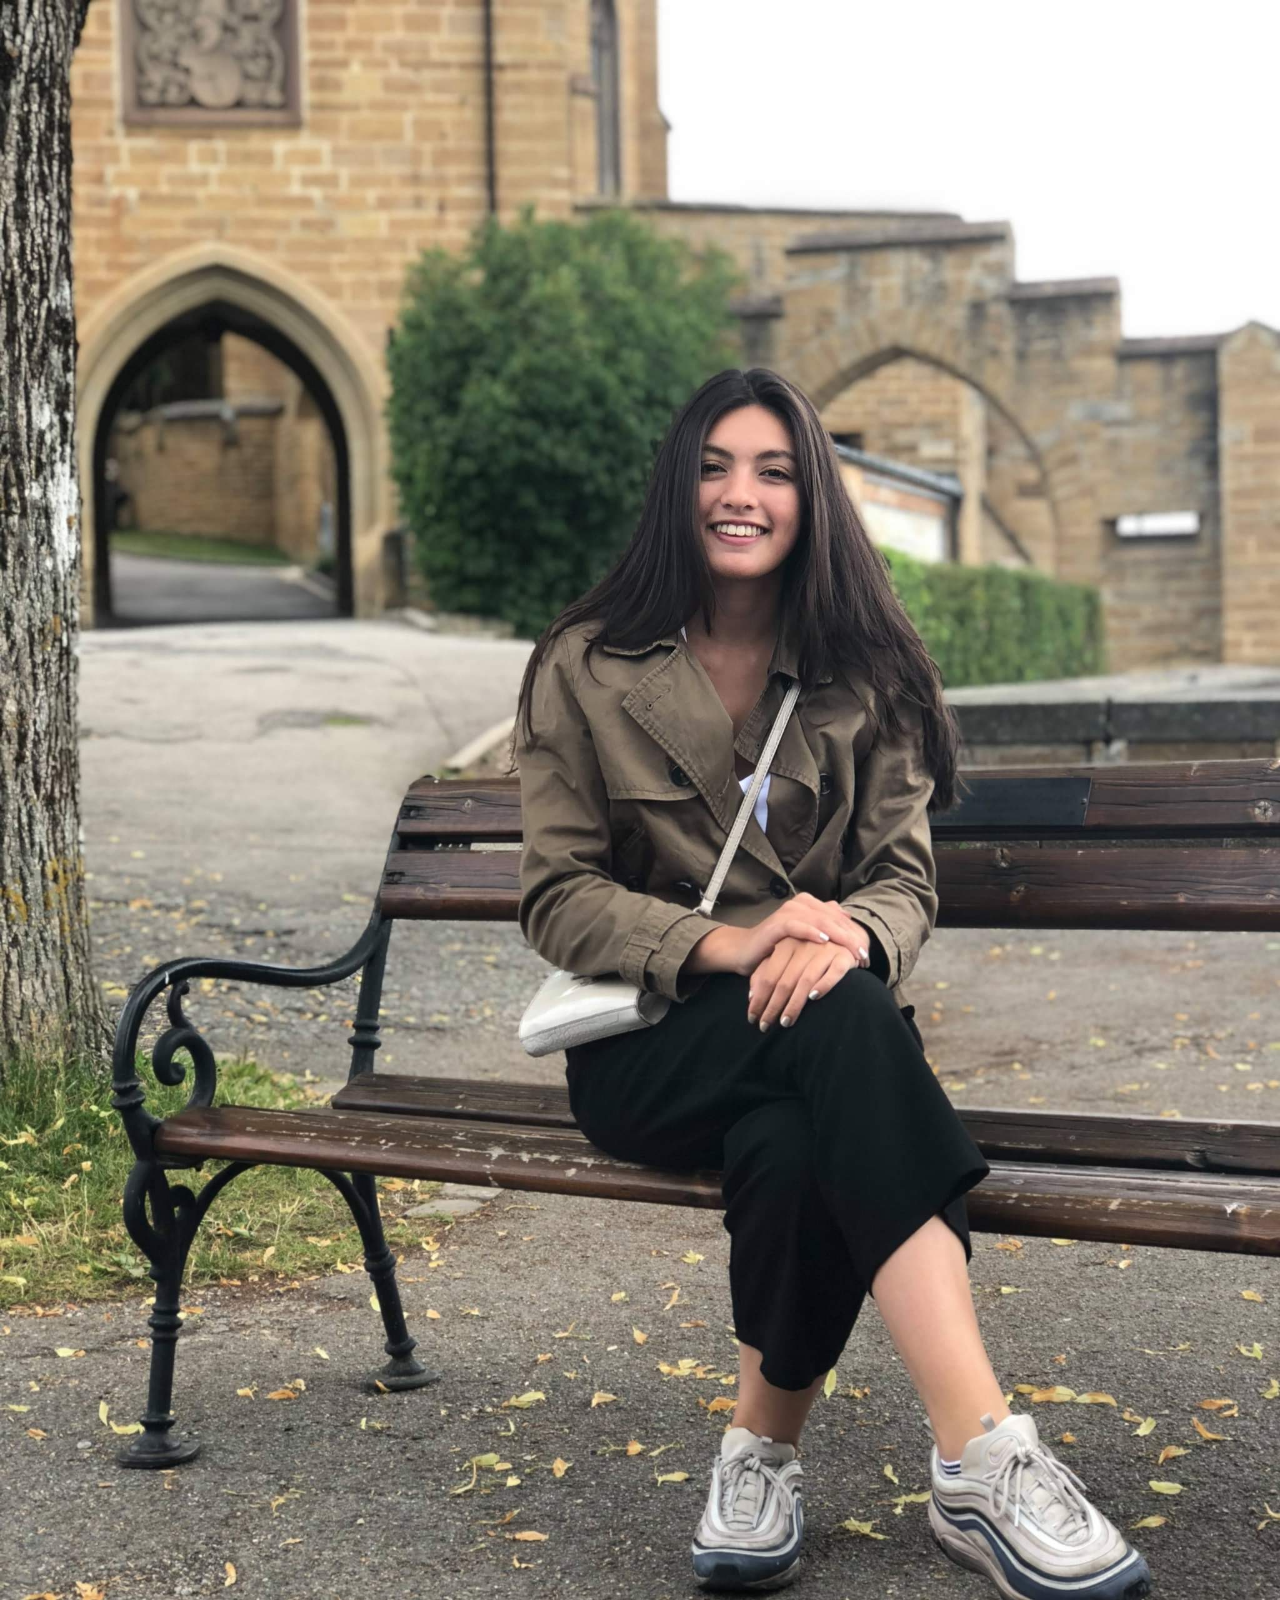
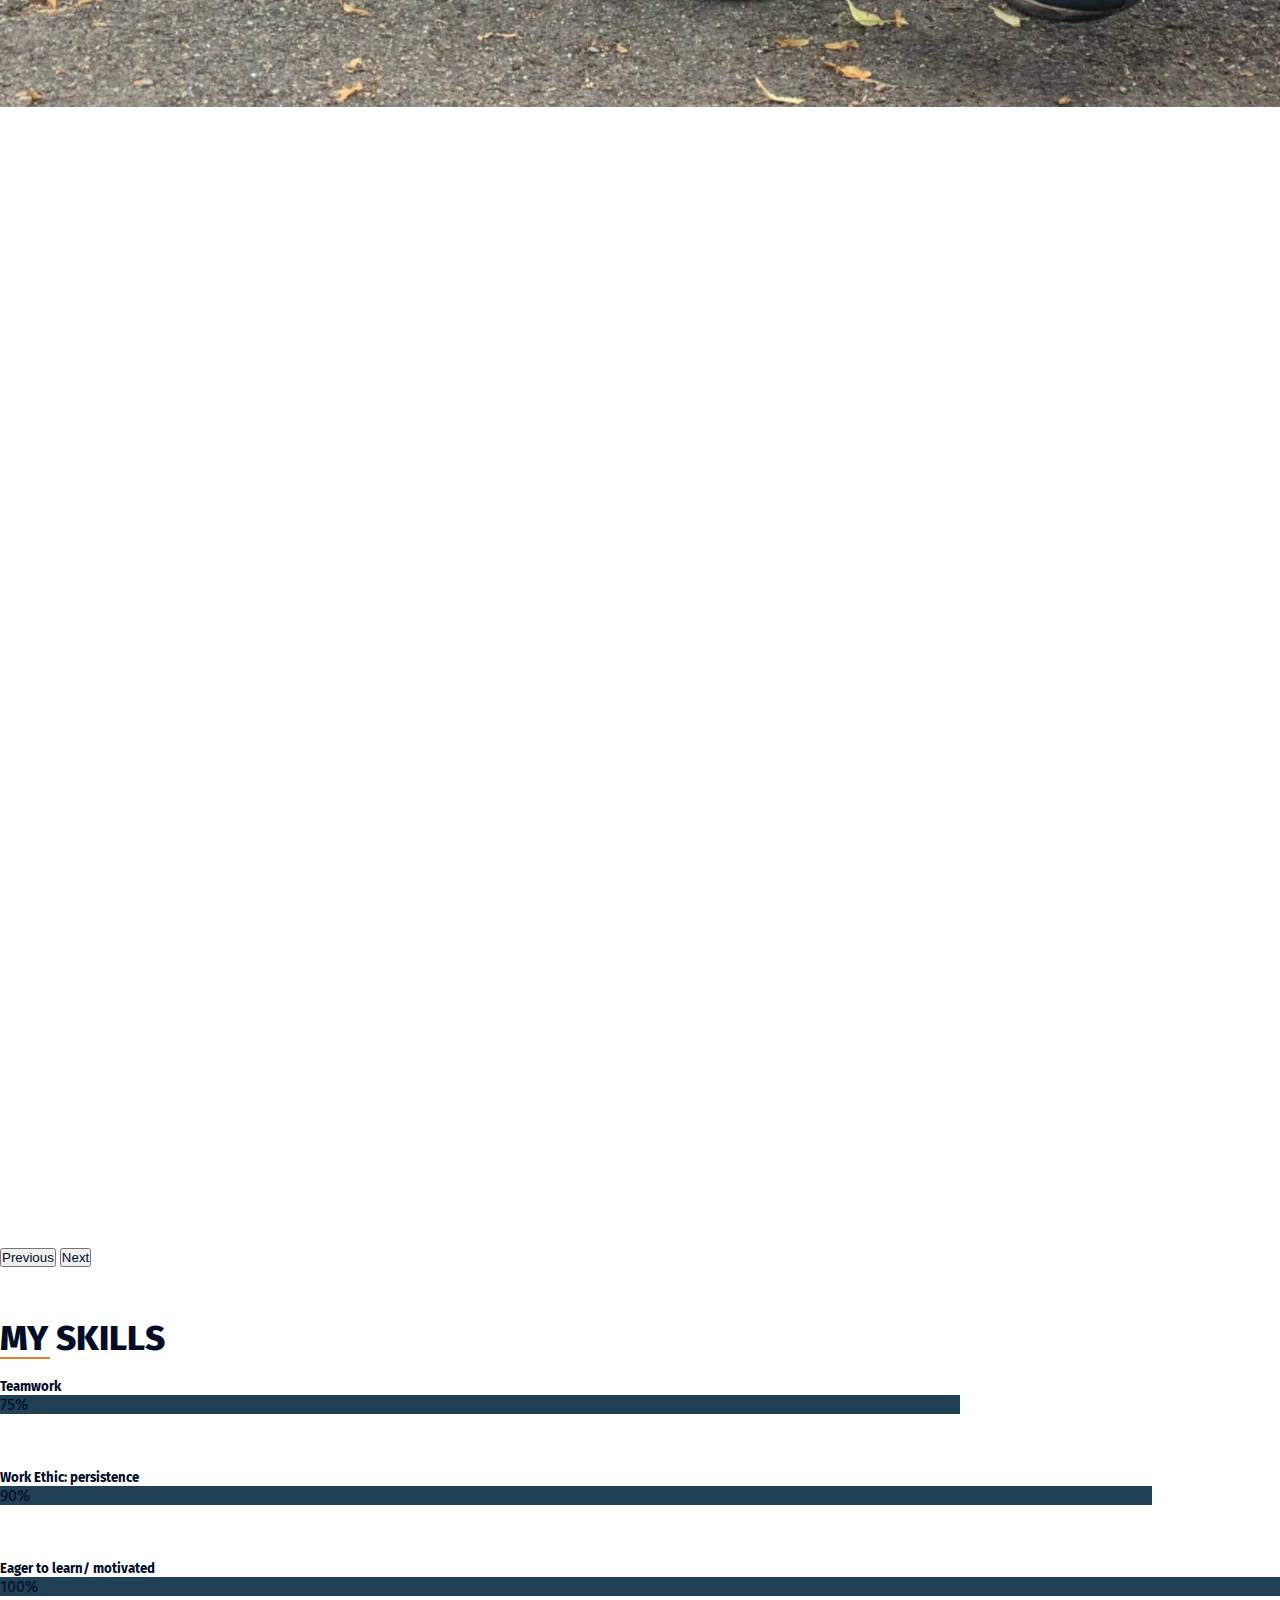
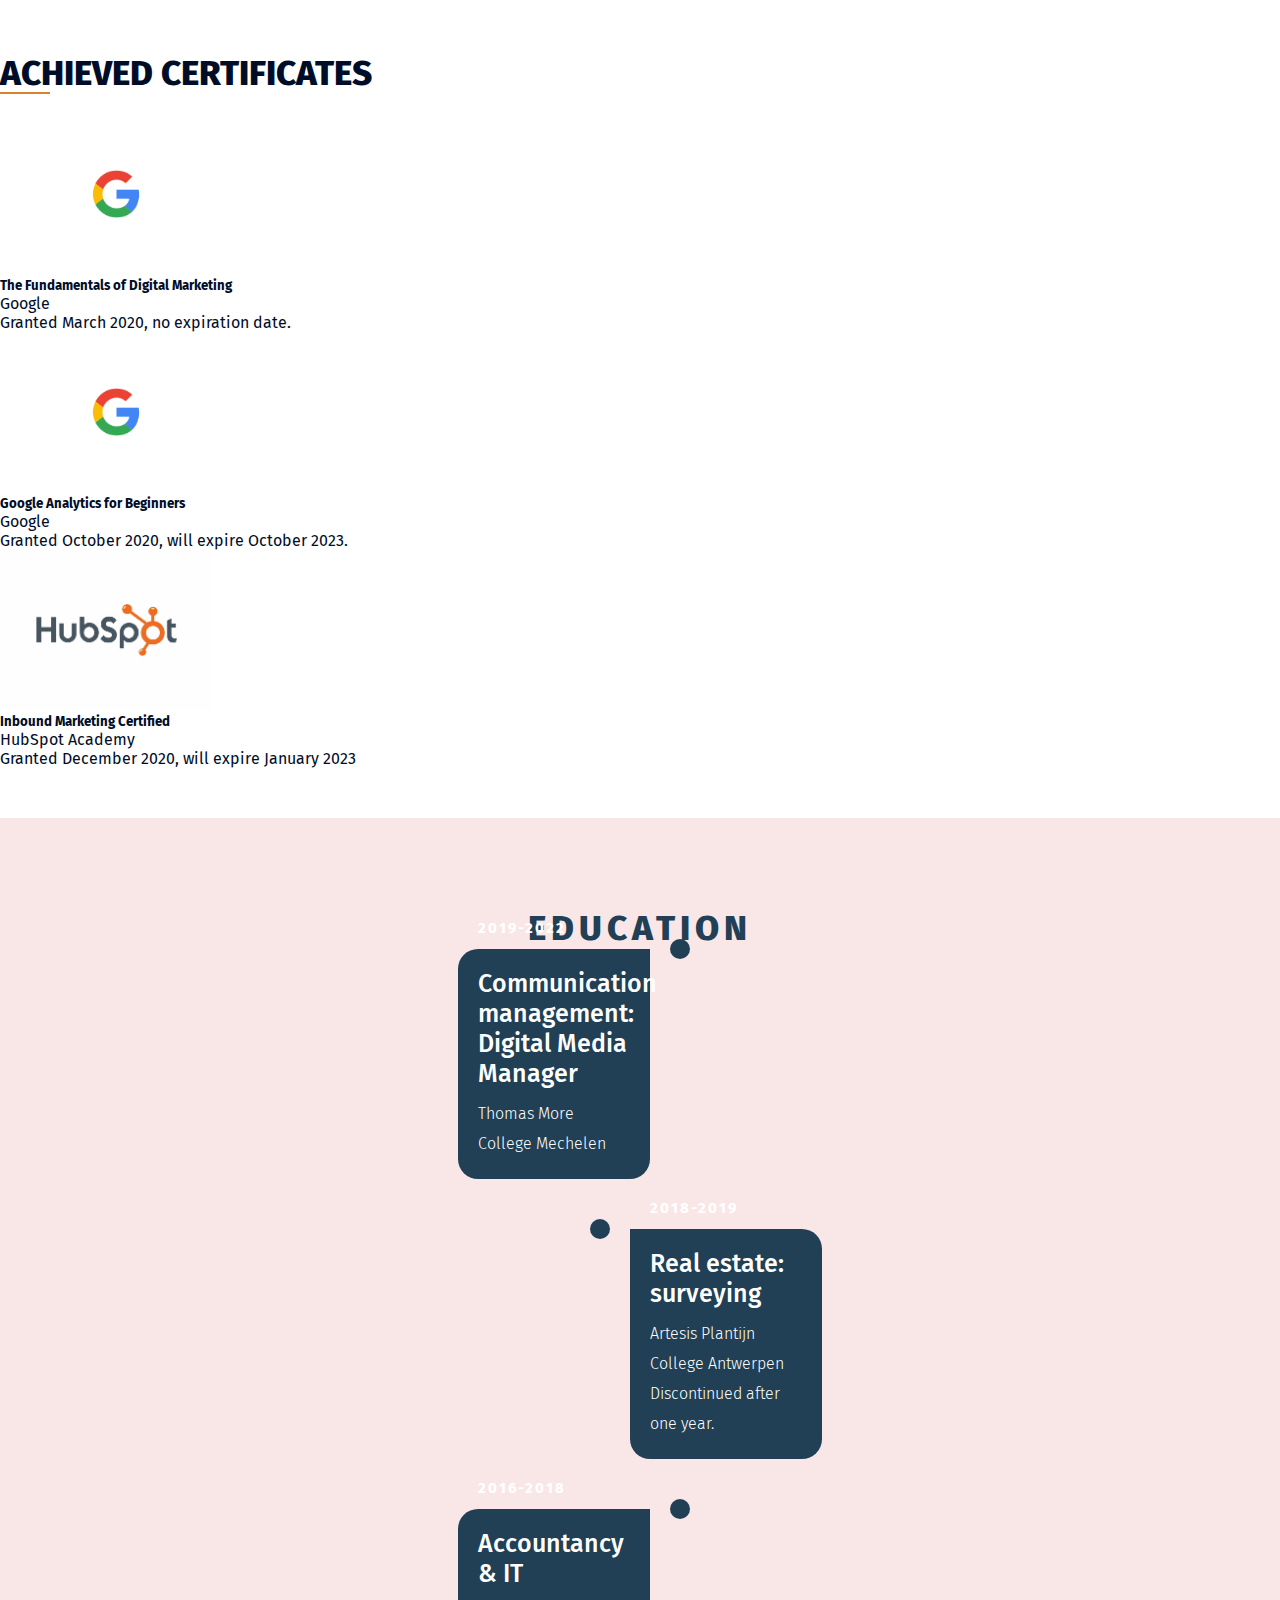
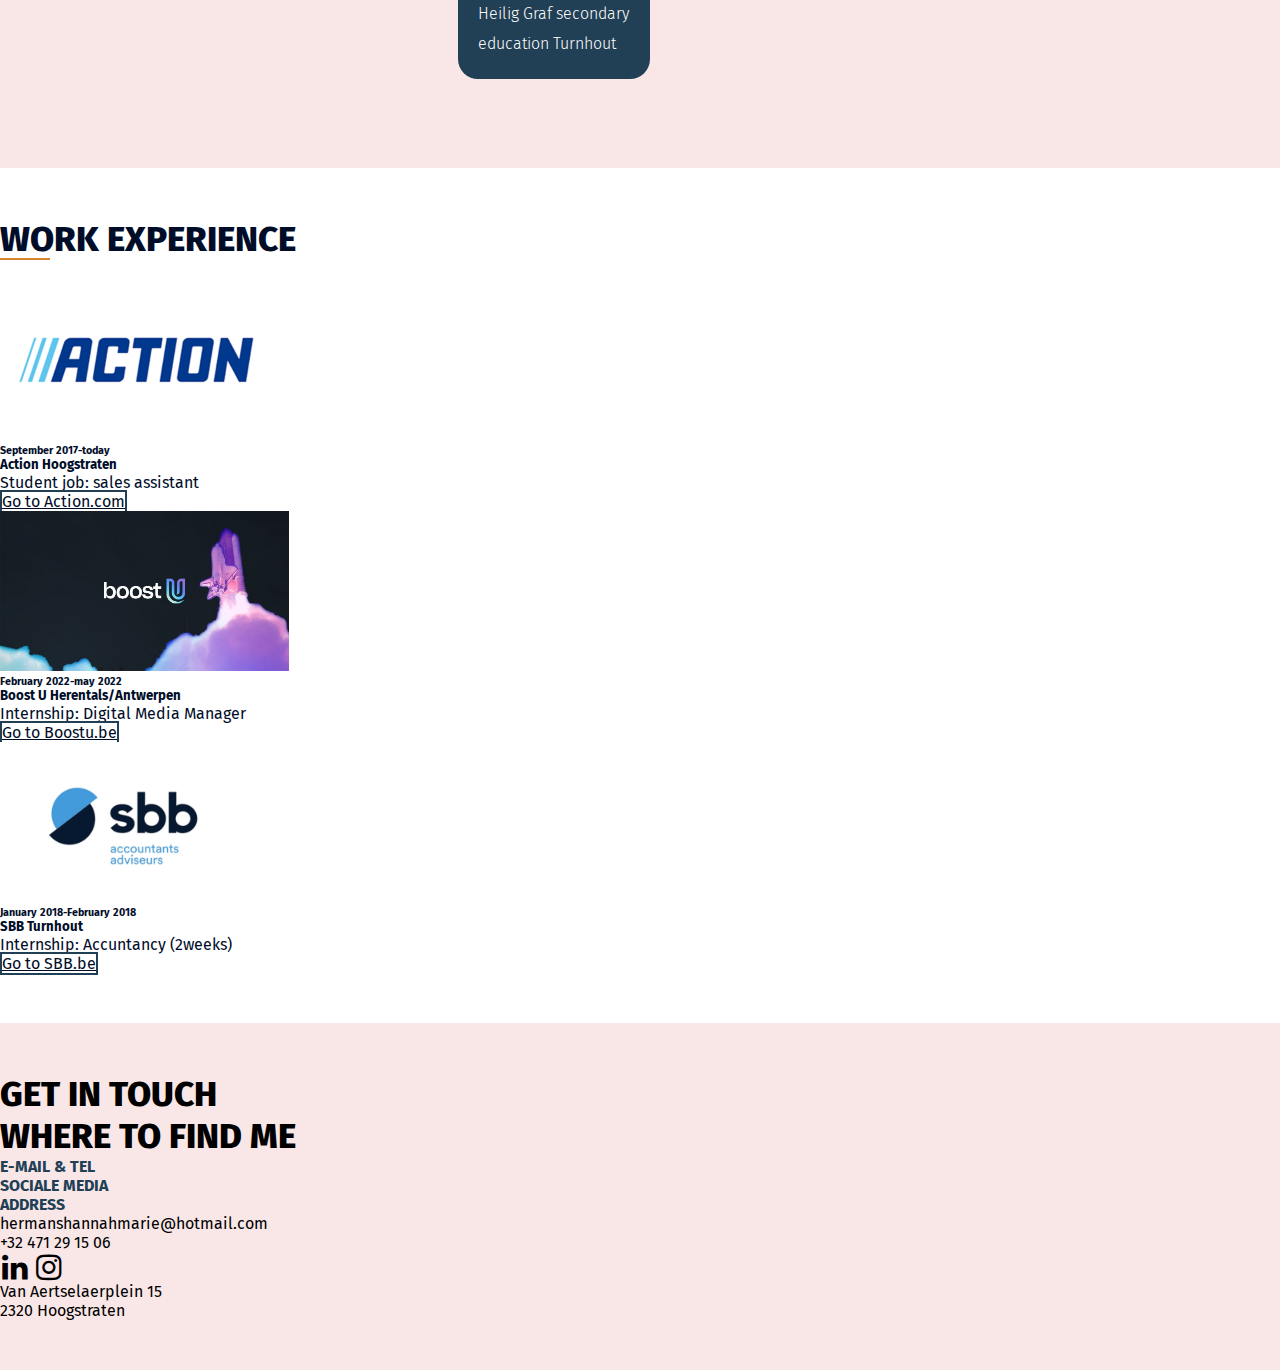
<file: index.html>
<!doctype html>
<html>
<head>
<!-- Required meta tags -->
<meta charset="utf-8">
<meta name="viewport" content="width=device-width, initial-scale=1">
<!-- Bootstrap CSS -->
<link href="https://cdn.jsdelivr.net/npm/bootstrap@5.1.3/dist/css/bootstrap.min.css" rel="stylesheet" integrity="sha384-1BmE4kWBq78iYhFldvKuhfTAU6auU8tT94WrHftjDbrCEXSU1oBoqyl2QvZ6jIW3" crossorigin="anonymous">
<link rel="preconnect" href="https://fonts.googleapis.com">
<link rel="preconnect" href="https://fonts.gstatic.com" crossorigin>
<link href="https://fonts.googleapis.com/css2?family=Fira+Sans:ital,wght@0,200;0,400;0,600;1,200&family=Lato:wght@900&display=swap" rel="stylesheet">
<link rel="stylesheet" href="https://cdn.jsdelivr.net/npm/bootstrap-icons@1.7.0/font/bootstrap-icons.css">
<link rel="stylesheet" href="https://cdnjs.cloudflare.com/ajax/libs/font-awesome/4.7.0/css/font-awesome.min.css">
<link rel="stylesheet" href="style.css">
<title>Hannah-Marie Hermans</title>
</head>
<body>
<section id="hero">
	<nav class="navbar navbar-expand-lg navbar-light">
	  <div class="container">
		<a class="navbar-brand" href="#"><img src="images/HM's Logo.png" alt="Logo Hannah-Marie" class="logo" width="150"></a>
		<button class="navbar-toggler" type="button" data-bs-toggle="collapse" data-bs-target="#navbarNav" aria-controls="navbarNav" aria-expanded="false" aria-label="Toggle navigation">
		  <span class="navbar-toggler-icon"></span>
		</button>
		<div class="collapse navbar-collapse text-right" id="navbarNav">
		  <ul class="navbar-nav ms-auto ">
			<li class="nav-item">
			  <a class="nav-link" href="#aboutme">About me</a>
			</li>
			<li class="nav-item">
			  <a class="nav-link" href="#skills">Skills</a>
			</li>
			 <li class="nav-item">
			  <a class="nav-link" href="#education">Education</a>
			</li>
			<li class="nav-item">
			  <a class="nav-link" href="#work">Work Experience</a>
			</li>
			 <li class="nav-item">
			  <a class="nav-link" href="#contact">Contact me</a>
			</li>
		  </ul>
		</div>
	  </div>
	</nav>
	<div class="container-fluid">
		<div class="row">
			<div class="col-12 text-center">	
				<h1>Hello</h1>
				<p>Welcome to my webpage. Take a look around and if you have any questions, don't hesitate to contact me.</p>
			</div>
		</div>
		<div class="center-icon">
			<a href="#aboutme">
				<i class="bi bi-arrow-down-square arrowdown"></i>
			</a>
		</div>
	</div>
</section>
	
<section id="aboutme" class="py-5">
  <div class="container">
    <div class="row align-items-center">
      <div class="col-md-7 col-sm-12 mb-3 ">
        <h5> My name is Hannah-Marie Hermans</h5>
		<h2> I'm a student Digital Media Manager <br> @ThomasMore Mechelen</h2>
		<div class="row aboutme-info">
			<div class="col-lg-3 col-sm-6 p-bold ">
				<p>E-mail:</p>
				<p>GSM:</p>
				<p>Address:</p>
				<p>Date of birth:</p>
			</div>
			<div class="col-lg-9 col-sm-6 no-textdecoration">
				<p><a href="mailto:hermanshannahmarie@hotmail.com">hermanshannahmarie@hotmail.com</a></p>
				<p><a href="tel:+32471291506">+32 471 29 15 06</a></p>
				<p><a href="https://goo.gl/maps/SpegnbAgCnvQi51J9" target="_blank"> Van Aertselaerplein 15, 2320 Hoogstraten</a></p>
				<p>24 January 2000</p>
			</div>				
		</div>
		<div class="row softwareskills">
			<h3>Software Tools </h3>
			<div class="col-12 col-software">
				<img src="images/microsoft.png" alt="Microsoft office" class="img-fluid img-tools">
				<img src="images/adobe-photoshop.png" alt="Photoshop" class="img-fluid img-tools" >
				<img src="images/adobe-indesign.png" alt="Indesign" class="img-fluid img-tools">
				<img src="images/html.png" alt="Html/css" class="img-fluid img-tools">
			</div>
		</div>
      </div>
	
      <div class="col-md-5 col-sm-12">
		 <div id="carouselExampleIndicators" class="carousel slide" data-bs-ride="carousel">
		  <div class="carousel-indicators">
			<button type="button" data-bs-target="#carouselExampleIndicators" data-bs-slide-to="0" class="active" aria-current="true" aria-label="Slide 1"></button>
			<button type="button" data-bs-target="#carouselExampleIndicators" data-bs-slide-to="1" aria-label="Slide 2"></button>
			<button type="button" data-bs-target="#carouselExampleIndicators" data-bs-slide-to="2" aria-label="Slide 3"></button>
		  </div>
		  <div class="carousel-inner">
			<div class="carousel-item active">
			  <img src="images/hm1.jpg" class="d-block w-100" alt="...">
			</div>
			<div class="carousel-item">
			  <img src="images/hm3.jpg" class="d-block w-100" alt="...">
			</div>
			<div class="carousel-item">
			  <img src="images/hm4.jpg" class="d-block w-100" alt="...">
			</div>
		  </div>
		  <button class="carousel-control-prev" type="button" data-bs-target="#carouselExampleIndicators" data-bs-slide="prev">
			<span class="carousel-control-prev-icon" aria-hidden="true"></span>
			<span class="visually-hidden">Previous</span>
		  </button>
		  <button class="carousel-control-next" type="button" data-bs-target="#carouselExampleIndicators" data-bs-slide="next">
			<span class="carousel-control-next-icon" aria-hidden="true"></span>
			<span class="visually-hidden">Next</span>
		  </button>
		</div>
	  </div>
    </div>
  </div>
</section>

	
<section id="skills"> 	<!-- Skills --> 
	<div class="container">
		<div class="row"> 
			<div class="col-12 skills-title">
				<h2>My skills</h2>
			</div>
		</div>
		<div class="row"> 
			<div class="col-xl-7 col-lg-12 progressbar-skills">
				<h5 class="progress-title">Teamwork</h5>
				<div class="progress" style="height: 25px">
				  <div class="progress-bar align-items-start px-2" role="progressbar" style="width: 75%" aria-valuenow="75" aria-valuemin="0" aria-valuemax="100">75%</div>
				</div>
				<h5 class="progress-title">Work Ethic: persistence</h5>
				<div class="progress"  style="height: 25px">
				  <div class="progress-bar  align-items-start px-2" role="progressbar" style="width: 90%" aria-valuenow="90" aria-valuemin="0" aria-valuemax="100">90%</div>
				</div>
				<h5 class="progress-title">Eager to learn/ motivated</h5>
				<div class="progress" style="height: 25px">
				  <div class="progress-bar  align-items-start px-2" role="progressbar" style="width: 100%" aria-valuenow="100" aria-valuemin="0" aria-valuemax="100">100%</div>
				</div>
			</div>			
		</div>
	</div>
</section>	

<section id="certificaten">
	<div class="container">
		<div class="row">
			<div class="col-12 certificatens-title">
				<h2>Achieved certificates</h2>
			</div>
		</div>
		<div class="row g-4 certificaten">
		  <div class="col-lg-4 col-sm-12">
			<div class="card">
			  <img src="images/google-icon-logo.jpg" class="card-img-top image-resize" alt="Google logo">
			  <div class="card-body">
				<h5 class="card-title">The Fundamentals of Digital Marketing</h5>
				<p class="card-text">Google <br> Granted March 2020, no expiration date.</p>
			  </div>
			</div>
		  </div>
		  <div class="col-lg-4 col-sm-12">
			<div class="card">
			  <img src="images/google-icon-logo.jpg" class="card-img-top image-resize" alt="Google logo">
			  <div class="card-body">
				<h5 class="card-title">Google Analytics for Beginners</h5>
				<p class="card-text">Google <br> Granted October 2020, will expire October 2023.</p>
			  </div>
			</div>
		  </div>
		<div class="col-lg-4 col-sm-12">
			<div class="card">
			  <img src="images/hubspotlogo.jpg" class="card-img-top image-resize" alt="Google logo">
			  <div class="card-body">
				<h5 class="card-title">Inbound Marketing Certified</h5>
				<p class="card-text">HubSpot Academy <br> Granted December 2020, will expire January 2023</p>
			  </div>
			</div>
		  </div>
		</div>
	</div>
</section>
	
<section id="education" class="timeline-section"> <!-- education -->
	<div class="container">
	  <div class="container text-center education-title"> 
		<div class="row">
			<div class="col-12 text-center pb-3"><h2>Education</h2></div>
		</div>
	  </div>
	  <div class="timeline">
		<ul>
		  <li>
			<div class="timeline-content">
			  <h6 class="date">2019-2022</h6>
			  <h5>Communication management: <br> Digital Media Manager</h5>
			  <p>Thomas More College Mechelen</p>
			</div>
		  </li>
		  <li>
			<div class="timeline-content">
			  <h6 class="date">2018-2019</h6>
			  <h5>Real estate: surveying</h5>
			  <p>Artesis Plantijn College Antwerpen <br> Discontinued after one year.</p>
			</div>
		  </li>
		  <li>
			<div class="timeline-content">
			  <h6 class="date">2016-2018</h6>
			  <h5>Accountancy & IT</h5>
			  <p>Heilig Graf secondary education Turnhout</p>
			</div>
		  </li>
		</ul>
	  </div>
	</div>
</section>
	
<section id="work" class="work">
	<div class="container">
		<div class="row">
			<div class="col-12 work-title">
				<h2>Work experience</h2>
			</div>
		</div>
		<div class="row g-4">
		  <div class="col-lg-4 col-sm-12">
			<div class="card">
			  <img src="images/logo-action.jpg" class="card-img-top image-resize" alt="Action logo">
			  <div class="card-body">
				<h6 class="card-date">September 2017-today</h6>
				<h5 class="card-title">Action Hoogstraten</h5>
				<p class="card-text">Student job: sales assistant</p>
				<a href="https://www.action.com/nl-be/" target="_blank" class="btn btn-work">Go to Action.com</a>
			  </div>
			</div>
		  </div>
		  <div class="col-lg-4 col-sm-12">
			<div class="card">
			  <img src="images/boost u.jpg" class="card-img-top image-resize" alt="boost u logo">
			  <div class="card-body">
				<h6 class="card-date">February 2022-may 2022</h6>
				<h5 class="card-title">Boost U Herentals/Antwerpen</h5>
				<p class="card-text"> Internship: Digital Media Manager</p>
				<a href="https://boostu.be/" target="_blank" class="btn btn-work">Go to Boostu.be</a>
			  </div>
			</div>
		  </div>
		<div class="col-lg-4 col-sm-12">
			<div class="card">
			  <img src="images/logo-sbb.jpg" class="card-img-top image-resize " alt="SBB logo">
			  <div class="card-body">
				<h6 class="card-date">January 2018-February 2018</h6>
				<h5 class="card-title">SBB Turnhout</h5>
				<p class="card-text"> Internship: Accuntancy (2weeks)</p>
				<a href="https://www.sbb.be/nl" target="_blank" class="btn btn-work">Go to SBB.be</a>
			  </div>
			</div>
		  </div>
		</div>
	</div>
</section>
	

<section id="contact" class="contact"> <!--Contact --> 
	<div class="container">
		<div class="row py-2">
			<div class="col-lg-4 col-md-6 contact-title">
				<h2>Get in touch</h2>
			</div>
			<div class="col-lg-4 col-md-0">
			</div>
			<div class="col-lg-4 col-md-6 contact-title">
				<h2>Where to find me</h2>
			</div>
			
		</div>	
		<div class="row">
			<div class="col-lg-4 col-sm-12 footer-titles">
				<p>E-mail & tel</p>
			</div>
			<div class="col-lg-4 col-sm-12 footer-titles">
				<p>Sociale Media</p>
			</div>
			<div class="col-lg-4 col-sm-12 footer-titles">
				<p>Address</p>
			</div>
		</div>
		<div class="row">
			<div class="col-lg-4 col-sm-12 no-textdecoration">
				<p><a href="mailto:hermanshannahmarie@hotmail.com">hermanshannahmarie@hotmail.com</a></p>
				<p><a href="tel:+32471291506">+32 471 29 15 06</a></p>
			</div>
			<div class="col-lg-4 accordion-collapse col-sm-12">
				<a href="https://www.linkedin.com/in/hannah-mariehermans/" target="_blank" class="fa fa-linkedin"></a>
				<a href="https://www.instagram.com/hhannahmarie.h/" target="_blank" class="fa fa-instagram"></a>
			</div>
			<div class="col-lg-4 col-sm-12  no-textdecoration">
				<p><a href="https://goo.gl/maps/SpegnbAgCnvQi51J9" target="_blank"> Van Aertselaerplein 15 <br> 2320 Hoogstraten</a></p>
			</div>
		</div>
	</div>
</section>	



<!-- Optional JavaScript; choose one of the two! --> 
<!-- Option 1: Bootstrap Bundle with Popper --> 
<script src="https://cdn.jsdelivr.net/npm/bootstrap@5.1.3/dist/js/bootstrap.bundle.min.js" integrity="sha384-ka7Sk0Gln4gmtz2MlQnikT1wXgYsOg+OMhuP+IlRH9sENBO0LRn5q+8nbTov4+1p" crossorigin="anonymous"></script> 
<!-- Option 2: Separate Popper and Bootstrap JS --> 
<!--
    <script src="https://cdn.jsdelivr.net/npm/@popperjs/core@2.10.2/dist/umd/popper.min.js" integrity="sha384-7+zCNj/IqJ95wo16oMtfsKbZ9ccEh31eOz1HGyDuCQ6wgnyJNSYdrPa03rtR1zdB" crossorigin="anonymous"></script>
    <script src="https://cdn.jsdelivr.net/npm/bootstrap@5.1.3/dist/js/bootstrap.min.js" integrity="sha384-QJHtvGhmr9XOIpI6YVutG+2QOK9T+ZnN4kzFN1RtK3zEFEIsxhlmWl5/YESvpZ13" crossorigin="anonymous"></script>
    -->
</body>
</html>
</file>
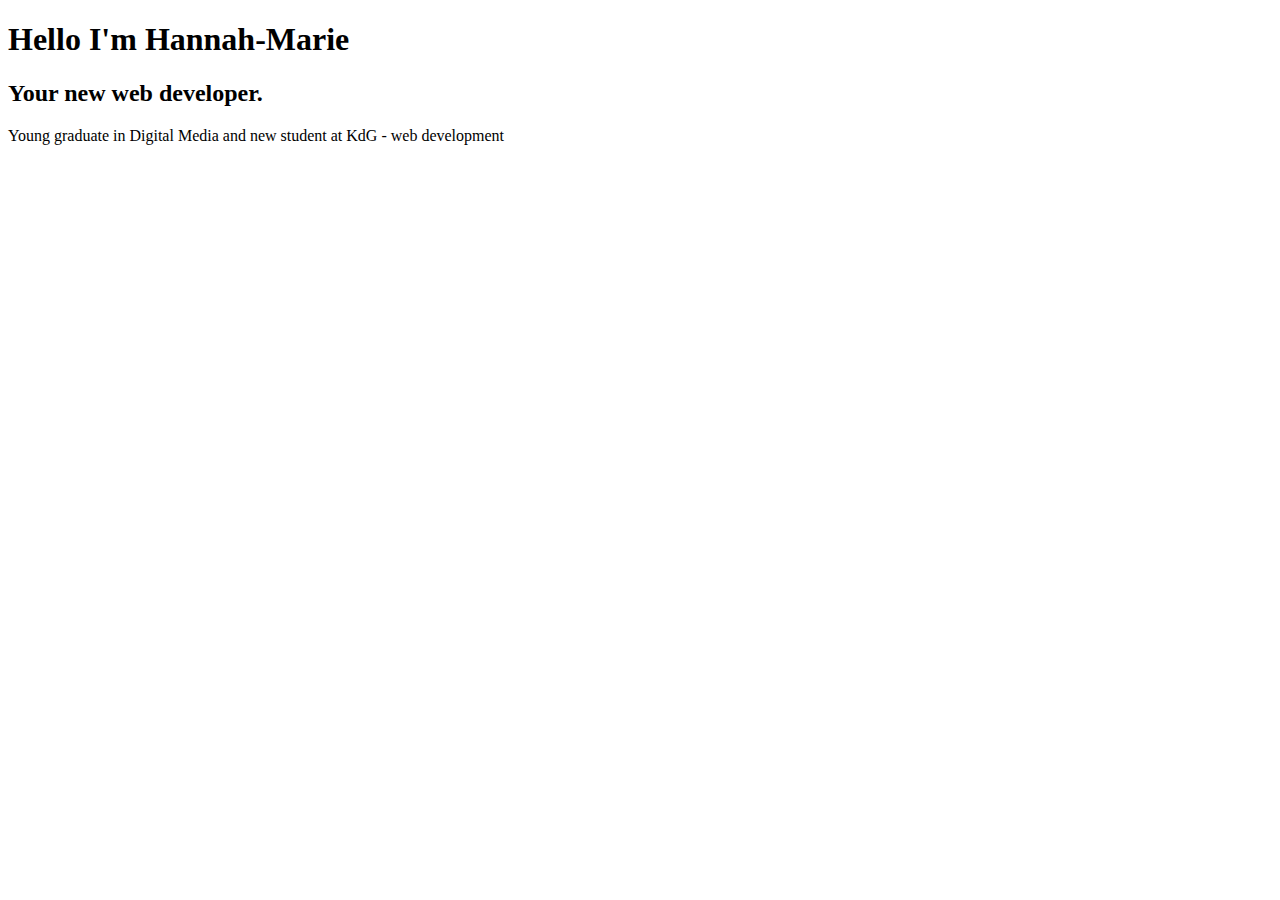
<file: features.html>
<!DOCTYPE html>
<html>
	<head>
		<title>We are coming soon</title>
<!--
Coming2Live series free coming soon templates!
HTML version by Awe7 (http://awe7.com/)
You can find WordPress version here:
https://wordpress.org/plugins/coming2live/
-->
		<meta charset="utf-8">
		<meta name="viewport" content="width=device-width, initial-scale=1.0, maximum-scale=1.0, user-scalable=no">
		<meta name="format-detection" content="telephone=no">
		<meta name="apple-mobile-web-app-capable" content="yes">
	</head>
	
	<body>
	   <h1>Hello I'm Hannah-Marie</h1>
    <h2>Your new web developer.</h2>
        <p>Young graduate in Digital Media and new student at KdG - web development</p>
	</body>
</html>
</file>
<file: style.css>
/* CSS Document */
*{
	margin:0;
	padding:0;
	color:#000d29;
}

body{
	font-family: 'Fira Sans', sans-serif;
}

h2{
	font-size:35px;
}
/* navbar en header */

.navbar-brand .logo{
	display:inline;
	vertical-align: top;
}
.navbar{
	padding:20px 0;
}

.nav-item{
	font-weight: 800;
	text-transform: uppercase;
	padding-left:10px;
	font-size: 19px;
}

.navbar-light .navbar-nav .nav-link:hover{
	border-bottom: 2px solid #000d29;
}

.navbar-light .navbar-nav .nav-link{
	color:#000d29;
	padding:5px 15px;
}

#hero{
	background-image: url("images/BG2.jpg");
	background-size: cover;
	min-height:100vh;
}

#hero h1{
	color:#ffffff;
	text-transform: uppercase;
	font-size: 100px;
	font-family: 'Lato', sans-serif;
	padding-top: 5%;
}

.arrowdown{
	color:#000d29;
	font-size: 50px;
}

.center-icon{
	text-align:center;
	padding:5%;
}

/* about me */

.carousel-inner .carousel-item img{ 
	margin:auto; width:100% 
}

.carousel-item{
	height: 500px;
}

.carousel-item img{
	position: absolute;
    top: 0;
    left: 0;
	object-fit:cover;
    min-height: 500px;
}

.img-tools{
	height: 50px;
	width: auto;
	padding-left:10px;
}

.img-tools:nth-child(1){
	padding-left:0;
}

.p-bold{
	font-weight: bold;
}

.aboutme-info{
	padding-top:50px;
	padding-bottom: 20px;
}

.softwareskills h3{
	font-weight: 500;
	position:relative;
	display: inline-block;
	vertical-align: top;
	padding-bottom: 10px;
	text-transform: uppercase;
	margin-top:20px;
}

/* skills */
#skills{
	margin-top: 50px;
}
.progress-bar{
	background-color:#214055;
}
.progress{
	margin-bottom: 50px;
}

.work-title h2,
.certificatens-title h2,
.skills-title h2{
	font-weight: 800;
	position:relative;
	display: inline-block;
	vertical-align: top;
	paddig: 0 0 10px;
	text-transform: uppercase;
	margin:0 0 20px;
}

.work-title h2:after,
.certificatens-title h2:after,
.skills-title h2:after {
    content: "";
    position: absolute;
    bottom: 0;
    left: 0;
    margin: auto;
    height: 2px;
    z-index: -1;
    background: #d9832e;
    width: 50px;
}

.feature-box-2{
	padding:18px 15px;
	border-radius: 5px;
	border: 5px solid #214055;
	display: flex;
	margin-bottom: 20px;
	margin-top:10px;
}

.media-body h5{
	font-size: 15px;
}


/* certificaten */
#certificaten{
	margin-top: 50px;
}

.image-resize{
	height:160px;
	object-fit: cover;
	object-position: center center;
}


/* education */
.education-title h2{
	text-transform: uppercase;
	font-weight: 800;
	padding-top: 50px;
	color: #214055;
	width: 100%; 
   	text-align: center; 
	letter-spacing: 5px;
}

.timeline-section {
  min-height: 100vh;
  width: 100%;
  display: flex;
  align-items: center;
  justify-content: center;
  margin-top:50px;
  background-color: #F9E7E7;
  padding-bottom: 50px;
}
.timeline {
  width: 80%;
  height: auto;
  max-width: 800px;
  margin: 0 auto;
  position: relative;
}

.timeline ul {
  list-style: none;
}
.timeline ul li {
  padding: 20px;
  background-color: #214055;
  border-radius: 10px;
  margin-bottom: 20px;
}
.timeline ul li:last-child {
  margin-bottom: 0;
}
.timeline-content h5 {
  font-weight: 500;
  font-size: 25px;
  line-height: 30px;
  margin-bottom: 10px;
	color: #ffffff;
}
.timeline-content p {
  font-size: 16px;
  line-height: 30px;
  font-weight: 300;
  color: #ffffff;
}
.timeline-content .date {
  font-size: 15px;
  font-weight: bold;
  margin-bottom: 10px;
  letter-spacing: 2px;
  color: #ffffff;
}

@media only screen and (min-width: 768px) {
  .timeline::before {
    content: "";
    position: absolute;
    top: 0;
    left: 50%;
    transform: translateX(-50%);
    width: 2px;
    height: 100%;
    background-color: #214055;
  }
  .timeline ul li {
    width: 50%;
    position: relative;
    margin-bottom: 50px;
  }
  .timeline ul li:nth-child(odd) {
    float: left;
    clear: right;
    transform: translateX(-30px);
    border-radius: 20px 0px 20px 20px;
  }
  .timeline ul li:nth-child(even) {
    float: right;
    clear: left;
    transform: translateX(30px);
    border-radius: 0px 20px 20px 20px;
  }
  .timeline ul li::before {
    content: "";
    position: absolute;
    height: 20px;
    width: 20px;
    border-radius: 50%;
    background-color: #214055;
    top: 0px;
  }
  .timeline ul li:nth-child(odd)::before {
    transform: translate(50%, -50%);
    right: -30px;
  }
  .timeline ul li:nth-child(even)::before {
    transform: translate(-50%, -50%);
    left: -30px;
  }
  .timeline-content .date {
    position: absolute;
    top: -30px;
  }
  .timeline ul li:hover::before {
    background-color: #FF118F;
  }
}



/* Work  */

.work{
	margin-top: 50px;
}

.btn-work{
	border:2px solid #214055;
}

.btn-work:hover{
	background-color: #214055;
	border:2px solid #214055;
	color:#ffffff;
}

/* Get in touch */
.contact{
	margin-top:50px;
	background-color: #F9E7E7;
	padding-top: 50px;
	padding-bottom: 50px;
}

.contact-title h2{
	font-weight: 800;
	position:relative;
	display: inline-block;
	vertical-align: top;
	text-transform: uppercase;
	color:#000000;
}

.no-textdecoration a{
	text-decoration: none;
	color:#000000;
}

.no-textdecoration a:hover{
	text-decoration: none;
	background-color:#214055;
	color:#ffffff;
	border-radius: 5px;
	padding:5px;
}
.footer-titles p{
	font-weight: bold;
	color:#214055;
	text-transform: uppercase;
}
.fa {
  font-size: 30px;
  width: 30px;
  text-align: center;
  text-decoration: none;
}
.fa-linkedin {
  color: #000000;
}

.fa-instagram {
  color: #000000;
}
</file>
